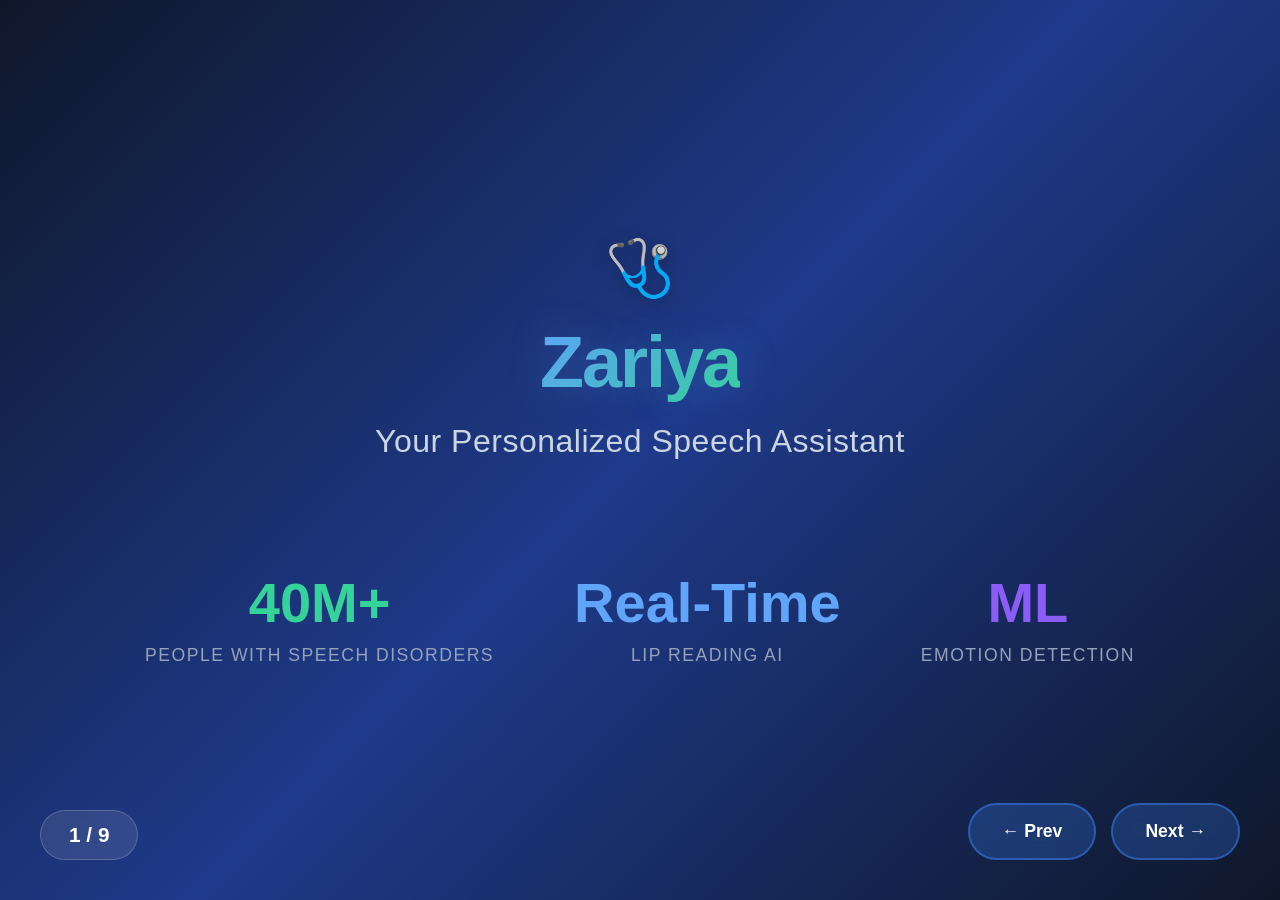
<file: frontend/ppt_hacksc.html>
<!DOCTYPE html>
<html lang="en">
<head>
  <meta charset="UTF-8">
  <meta name="viewport" content="width=device-width, initial-scale=1.0">
  <title>Zariya - 3 Minute Demo</title>
  <style>
    * { margin: 0; padding: 0; box-sizing: border-box; }
    body {
      font-family: -apple-system, BlinkMacSystemFont, 'Segoe UI', Arial, sans-serif;
      background: linear-gradient(135deg, #0f172a 0%, #1e3a8a 50%, #0f172a 100%);
      color: white;
      overflow: hidden;
      height: 100vh;
    }
    .slide {
      display: none;
      height: 100vh;
      padding: 80px 100px;
      flex-direction: column;
      justify-content: center;
      align-items: center;
      text-align: center;
      opacity: 0;
      transition: opacity 0.6s ease;
    }
    .slide.active { 
      display: flex; 
      opacity: 1;
      animation: fadeInSlide 0.6s ease;
    }
    @keyframes fadeInSlide {
      from { opacity: 0; transform: translateY(20px); }
      to { opacity: 1; transform: translateY(0); }
    }
    h1 {
      font-size: 4.5rem;
      font-weight: 900;
      background: linear-gradient(135deg, #60a5fa, #34d399);
      -webkit-background-clip: text;
      -webkit-text-fill-color: transparent;
      margin-bottom: 20px;
      letter-spacing: -2px;
      text-shadow: 0 0 40px rgba(96, 165, 250, 0.3);
    }
    h2 { 
      font-size: 2rem; 
      color: #cbd5e1; 
      margin-bottom: 60px;
      font-weight: 400;
      letter-spacing: 0.5px;
    }
    .grid {
      display: grid;
      grid-template-columns: repeat(3, 1fr);
      gap: 35px;
      max-width: 1300px;
      width: 100%;
    }
    .grid-2 { grid-template-columns: repeat(2, 1fr); }
    .card {
      background: rgba(255,255,255,0.08);
      backdrop-filter: blur(10px);
      padding: 40px;
      border-radius: 20px;
      border: 2px solid rgba(255,255,255,0.15);
      transition: all 0.4s ease;
      position: relative;
      overflow: hidden;
    }
    .card::before {
      content: '';
      position: absolute;
      top: 0;
      left: 0;
      right: 0;
      height: 4px;
      background: linear-gradient(90deg, #3b82f6, #8b5cf6);
      transform: scaleX(0);
      transition: transform 0.4s ease;
    }
    .card:hover {
      transform: translateY(-8px);
      border-color: #60a5fa;
      box-shadow: 0 20px 60px rgba(59, 130, 246, 0.3);
    }
    .card:hover::before { transform: scaleX(1); }
    .icon { 
      font-size: 3.5rem; 
      margin-bottom: 20px;
      filter: drop-shadow(0 4px 8px rgba(0,0,0,0.3));
    }
    .card h3 { 
      font-size: 1.8rem; 
      margin-bottom: 15px; 
      color: white;
      font-weight: 700;
    }
    .card p { 
      color: #cbd5e1; 
      font-size: 1.1rem;
      line-height: 1.7;
    }
    .nav {
      position: fixed;
      bottom: 40px;
      right: 40px;
      display: flex;
      gap: 15px;
      z-index: 100;
    }
    button {
      padding: 16px 32px;
      background: rgba(59,130,246,0.25);
      backdrop-filter: blur(10px);
      border: 2px solid rgba(59,130,246,0.5);
      border-radius: 50px;
      color: white;
      cursor: pointer;
      font-size: 1.1rem;
      font-weight: 600;
      transition: all 0.3s ease;
    }
    button:hover { 
      background: rgba(59,130,246,0.4); 
      transform: scale(1.05);
      box-shadow: 0 8px 25px rgba(59,130,246,0.4);
    }
    button:active { transform: scale(0.98); }
    .counter {
      position: fixed;
      bottom: 40px;
      left: 40px;
      font-size: 1.3rem;
      font-weight: 600;
      background: rgba(255,255,255,0.1);
      backdrop-filter: blur(10px);
      padding: 12px 28px;
      border-radius: 50px;
      border: 1px solid rgba(255,255,255,0.2);
    }
    .list { 
      text-align: left; 
      max-width: 800px; 
      font-size: 1.4rem; 
      line-height: 2.2;
      list-style: none;
    }
    .list li { 
      margin-bottom: 20px;
      padding-left: 15px;
      position: relative;
    }
    .list li::before {
      content: '😰';
      position: absolute;
      left: -40px;
      font-size: 1.8rem;
    }
    .highlight { 
      color: #34d399; 
      font-weight: 700;
      text-shadow: 0 0 20px rgba(52, 211, 153, 0.3);
    }
    .stat-box {
      text-align: center;
    }
    .stat-number {
      font-size: 3.5rem;
      font-weight: 900;
      margin-bottom: 10px;
    }
    .stat-label {
      font-size: 1.1rem;
      color: #94a3b8;
      text-transform: uppercase;
      letter-spacing: 1.5px;
    }
    .solution-box {
      margin-top: 50px;
      padding: 35px;
      background: linear-gradient(135deg, rgba(16,185,129,0.15), rgba(16,185,129,0.05));
      border-left: 5px solid #10b981;
      border-radius: 15px;
      max-width: 800px;
      box-shadow: 0 10px 40px rgba(16,185,129,0.2);
    }
    .solution-title {
      font-size: 1.8rem;
      color: #6ee7b7;
      margin-bottom: 15px;
      font-weight: 700;
    }
    .tech-badge {
      background: rgba(139,92,246,0.2);
      padding: 12px 24px;
      border-radius: 50px;
      margin: 5px;
      display: inline-block;
      font-size: 1rem;
      font-weight: 600;
      border: 1px solid rgba(139,92,246,0.3);
      transition: all 0.3s ease;
    }
    .tech-badge:hover {
      background: rgba(139,92,246,0.35);
      transform: scale(1.05);
    }
    .tech-badge.highlight-badge {
      background: rgba(59,130,246,0.3);
      border: 2px solid #3b82f6;
      box-shadow: 0 0 20px rgba(59,130,246,0.4);
    }
    .demo-box {
      width: 800px;
      height: 450px;
      background: rgba(0,0,0,0.4);
      border: 3px dashed rgba(255,255,255,0.3);
      border-radius: 20px;
      display: flex;
      align-items: center;
      justify-content: center;
      flex-direction: column;
      transition: all 0.3s ease;
    }
    .demo-box:hover {
      border-color: #60a5fa;
      box-shadow: 0 10px 40px rgba(96,165,250,0.3);
    }
    .team-container {
      margin-top: 50px;
      background: rgba(255,255,255,0.08);
      backdrop-filter: blur(15px);
      padding: 40px;
      border-radius: 20px;
      max-width: 800px;
      border: 2px solid rgba(96,165,250,0.3);
      box-shadow: 0 10px 50px rgba(96,165,250,0.2);
    }
    .team-title {
      font-size: 1.8rem;
      color: #60a5fa;
      margin-bottom: 30px;
      font-weight: 800;
    }
    .team-member {
      padding: 20px;
      border-radius: 12px;
      margin-bottom: 15px;
      transition: all 0.3s ease;
    }
    .team-member:hover {
      transform: translateX(5px);
    }
    .team-member.green {
      background: rgba(52,211,153,0.12);
      border: 1px solid rgba(52,211,153,0.3);
    }
    .team-member.blue {
      background: rgba(96,165,250,0.12);
      border: 1px solid rgba(96,165,250,0.3);
    }
    .member-name {
      font-size: 1.5rem;
      font-weight: 700;
      margin-bottom: 5px;
    }
    .member-email {
      color: #cbd5e1;
      font-size: 1.1rem;
    }
    .cta-button {
      padding: 22px 55px;
      font-size: 1.4rem;
      font-weight: 800;
      background: linear-gradient(135deg, #3b82f6, #10b981);
      border: none;
      border-radius: 50px;
      color: white;
      cursor: pointer;
      margin-top: 35px;
      box-shadow: 0 10px 40px rgba(59,130,246,0.5);
      transition: all 0.3s ease;
    }
    .cta-button:hover {
      transform: translateY(-3px);
      box-shadow: 0 15px 60px rgba(59,130,246,0.7);
    }
    .footer-info {
      margin-top: 30px;
      padding-top: 25px;
      border-top: 2px solid rgba(255,255,255,0.1);
      font-size: 1.1rem;
      color: #94a3b8;
    }
  </style>
</head>
<body>

<!-- Slide 1: Title -->
<div class="slide active">
  <div class="icon">🩺</div>
  <h1>Zariya</h1>
  <h2>Your Personalized Speech Assistant</h2>
  <div style="display: flex; gap: 80px; margin-top: 50px;">
    <div class="stat-box">
      <div class="stat-number" style="color: #34d399;">40M+</div>
      <div class="stat-label">People with Speech Disorders</div>
    </div>
    <div class="stat-box">
      <div class="stat-number" style="color: #60a5fa;">Real-Time</div>
      <div class="stat-label">Lip Reading AI</div>
    </div>
    <div class="stat-box">
      <div class="stat-number" style="color: #8b5cf6;">ML</div>
      <div class="stat-label">Emotion Detection</div>
    </div>
  </div>
</div>

<!-- Slide 2: Problem -->
<div class="slide">
  <h1>The Problem</h1>
  <h2>Challenges in Speech Rehabilitation</h2>
  <ul class="list">
    <li>Patients struggle to practice speech at home without supervision</li>
    <li>Healthcare providers lack real-time feedback tools</li>
    <li>Traditional speech therapy is expensive and time-consuming</li>
    <li>No way to track emotional state during practice sessions</li>
  </ul>
  <div class="solution-box">
    <div class="solution-title">💡 Our Solution</div>
    <div style="font-size: 1.3rem; color: #cbd5e1; line-height: 1.8;">
      AI-powered lip reading with emotion detection for accessible, real-time speech training
    </div>
  </div>
</div>

<!-- Slide 3: Features -->
<div class="slide">
  <h1>Key Features</h1>
  <h2>What makes Zariya unique</h2>
  <div class="grid">
    <div class="card">
      <div class="icon">📹</div>
      <h3>Real-Time Tracking</h3>
      <p>MediaPipe facial landmarks detect lip movements instantly with 468-point precision</p>
    </div>
    <div class="card">
      <div class="icon">🧠</div>
      <h3>Emotion Detection</h3>
      <p>DeepFace ML model analyzes facial expressions every 5 seconds for emotional insights</p>
    </div>
    <div class="card">
      <div class="icon">📊</div>
      <h3>Progress Reports</h3>
      <p>Detailed analytics with emotion tracking for comprehensive healthcare monitoring</p>
    </div>
  </div>
</div>

<!-- Slide 4: How It Works -->
<div class="slide">
  <h1>How It Works</h1>
  <h2>Simple 3-step AI-powered process</h2>
  <div class="grid">
    <div class="card">
      <div class="icon">1️⃣</div>
      <h3>Camera Capture</h3>
      <p>Patient positions face in camera. MediaPipe detects 468 facial landmarks in real-time</p>
    </div>
    <div class="card">
      <div class="icon">2️⃣</div>
      <h3>AI Processing</h3>
      <p>Mouth ROI (96×96) fed into AV-HuBERT. Template matching + DeepFace emotion analysis</p>
    </div>
    <div class="card">
      <div class="icon">3️⃣</div>
      <h3>Real-Time Feedback</h3>
      <p>Speech converted to text with emotion overlay. Text-to-speech confirms predictions instantly</p>
    </div>
  </div>
</div>

<!-- Slide 5: AV-HuBERT -->
<div class="slide">
  <h1>AV-HuBERT Model</h1>
  <h2>State-of-the-art Lip Reading AI</h2>
  <div class="card" style="max-width: 950px; text-align: left; padding: 45px;">
    <div class="icon">🤖</div>
    <h3 style="color: #60a5fa; margin-bottom: 25px; font-size: 2rem;">Meta's Audio-Visual Hidden Unit BERT</h3>
    <ul style="font-size: 1.3rem; line-height: 2.2; color: #cbd5e1; list-style: none;">
      <li style="margin-bottom: 18px;">✓ Pre-trained on <span class="highlight">433 hours of LRS3 dataset</span></li>
      <li style="margin-bottom: 18px;">✓ Same technology powering <span class="highlight">Facebook's accessibility features</span></li>
      <li style="margin-bottom: 18px;">✓ Analyzes <span class="highlight">40 frames (96×96)</span> of mouth movements</li>
      <li style="margin-bottom: 18px;">✓ Template matching for medical-grade accuracy</li>
      <li style="margin-bottom: 18px;">✓ Works completely <span class="highlight">without audio</span> - pure visual speech recognition</li>
    </ul>
    <div style="margin-top: 35px; padding: 25px; background: rgba(59,130,246,0.15); border-left: 5px solid #3b82f6; border-radius: 12px;">
      <p style="font-size: 1.2rem; color: #93c5fd; line-height: 1.7;">
        <strong>💡 Why AV-HuBERT?</strong> It achieves state-of-the-art performance on lip reading benchmarks, making it perfect for capturing subtle speech movements in rehabilitation patients.
      </p>
    </div>
  </div>
</div>

<!-- Slide 6: Tech Stack -->
<div class="slide">
  <h1>Technology Stack</h1>
  <h2>Built with cutting-edge AI/ML frameworks</h2>
  <div class="grid grid-2">
    <div class="card">
      <div class="icon">⚛️</div>
      <h3>Frontend</h3>
      <div style="margin-top: 25px;">
        <span class="tech-badge">React</span>
        <span class="tech-badge">Tailwind CSS</span>
        <span class="tech-badge">Lucide Icons</span>
      </div>
    </div>
    <div class="card">
      <div class="icon">🐍</div>
      <h3>Backend AI/ML</h3>
      <div style="margin-top: 25px;">
        <span class="tech-badge">Flask</span>
        <span class="tech-badge highlight-badge">AV-HuBERT</span>
        <span class="tech-badge">MediaPipe</span>
        <span class="tech-badge">DeepFace</span>
        <span class="tech-badge">OpenCV</span>
        <span class="tech-badge">NumPy</span>
      </div>
    </div>
  </div>
</div>

<!-- Slide 7: Demo -->
<div class="slide">
  <h1>Live Demo</h1>
  <h2>See Zariya in action</h2>
  <div class="demo-box">
    <div style="font-size: 5rem; margin-bottom: 25px;">▶️</div>
    <div style="font-size: 2.2rem; font-weight: 800; margin-bottom: 15px; color: white;">Switch to Live App</div>
    <div style="font-size: 1.3rem; color: #94a3b8;">Open <span style="color: #60a5fa; font-weight: 700;">http://localhost:3000</span> for live demonstration</div>
  </div>
</div>

<!-- Slide 8: Impact -->
<div class="slide">
  <h1>Healthcare Impact</h1>
  <h2>Who benefits from Zariya</h2>
  <div class="grid grid-2">
    <div class="card" style="text-align: left;">
      <div class="icon">🧑‍⚕️</div>
      <h3>For Patients</h3>
      <ul style="margin-top: 25px; line-height: 2.2; font-size: 1.2rem; list-style: none;">
        <li style="margin-bottom: 15px;">✓ Practice at home with real-time feedback</li>
        <li style="margin-bottom: 15px;">✓ Track progress over time</li>
        <li style="margin-bottom: 15px;">✓ Build confidence independently</li>
      </ul>
    </div>
    <div class="card" style="text-align: left;">
      <div class="icon">🩺</div>
      <h3>For Healthcare Providers</h3>
      <ul style="margin-top: 25px; line-height: 2.2; font-size: 1.2rem; list-style: none;">
        <li style="margin-bottom: 15px;">✓ Monitor patient practice remotely</li>
        <li style="margin-bottom: 15px;">✓ Detailed session reports with emotions</li>
        <li style="margin-bottom: 15px;">✓ Data-driven treatment decisions</li>
      </ul>
    </div>
  </div>
</div>

<!-- Slide 9: Call to Action -->
<div class="slide">
  <div class="icon" style="font-size: 6rem;">🚀</div>
  <h1>Join the Revolution</h1>
  <h2>Making speech therapy accessible to everyone</h2>
  <div style="max-width: 850px; font-size: 1.5rem; color: #cbd5e1; margin: 35px 0; line-height: 1.8;">
    Zariya combines <span class="highlight">real-time AI lip reading</span>, 
    <span class="highlight">emotion detection</span>, and 
    <span class="highlight">progress analytics</span> to transform speech rehabilitation.
  </div>
  <button class="cta-button" onclick="window.open('http://localhost:3000', '_blank')">
    Try Zariya Now
  </button>
  
  <!-- Team Section -->
  <div class="team-container">
    <div class="team-title">👥 Meet the Team</div>
    <div style="display: grid; gap: 15px;">
      <div class="team-member green">
        <div style="display: flex; align-items: center; justify-content: center; gap: 15px;">
          <span style="font-size: 2rem;">📧</span>
          <div style="text-align: left;">
            <div class="member-name" style="color: #34d399;">Yashvi Hiranandani</div>
            <div class="member-email">yhiranan@usc.edu</div>
          </div>
        </div>
      </div>
      <div class="team-member blue">
        <div style="display: flex; align-items: center; justify-content: center; gap: 15px;">
          <span style="font-size: 2rem;">📧</span>
          <div style="text-align: left;">
            <div class="member-name" style="color: #60a5fa;">Anika Verma</div>
            <div class="member-email">anikaver@usc.edu</div>
          </div>
        </div>
      </div>
    </div>
    <div class="footer-info">
      <div style="margin-bottom: 10px;">🌐 GitHub: <span style="color: #60a5fa;">github.com/zariya-ai</span></div>
      <div style="color: #8b5cf6; font-weight: 700;">🏥 Built for HackSC 2025</div>
    </div>
  </div>
</div>

<div class="counter"><span id="current">1</span> / 9</div>
<div class="nav">
  <button onclick="prev()">← Prev</button>
  <button onclick="next()">Next →</button>
</div>

<script>
let current = 0;
const slides = document.querySelectorAll('.slide');
const counter = document.getElementById('current');

function show(n) {
  slides[current].classList.remove('active');
  current = (n + slides.length) % slides.length;
  slides[current].classList.add('active');
  counter.textContent = current + 1;
}

function next() { show(current + 1); }
function prev() { show(current - 1); }

document.addEventListener('keydown', (e) => {
  if (e.key === 'ArrowRight' || e.key === ' ') { 
    e.preventDefault(); 
    next(); 
  }
  if (e.key === 'ArrowLeft') { 
    e.preventDefault(); 
    prev(); 
  }
});
</script>
</body>
</html>
</file>
